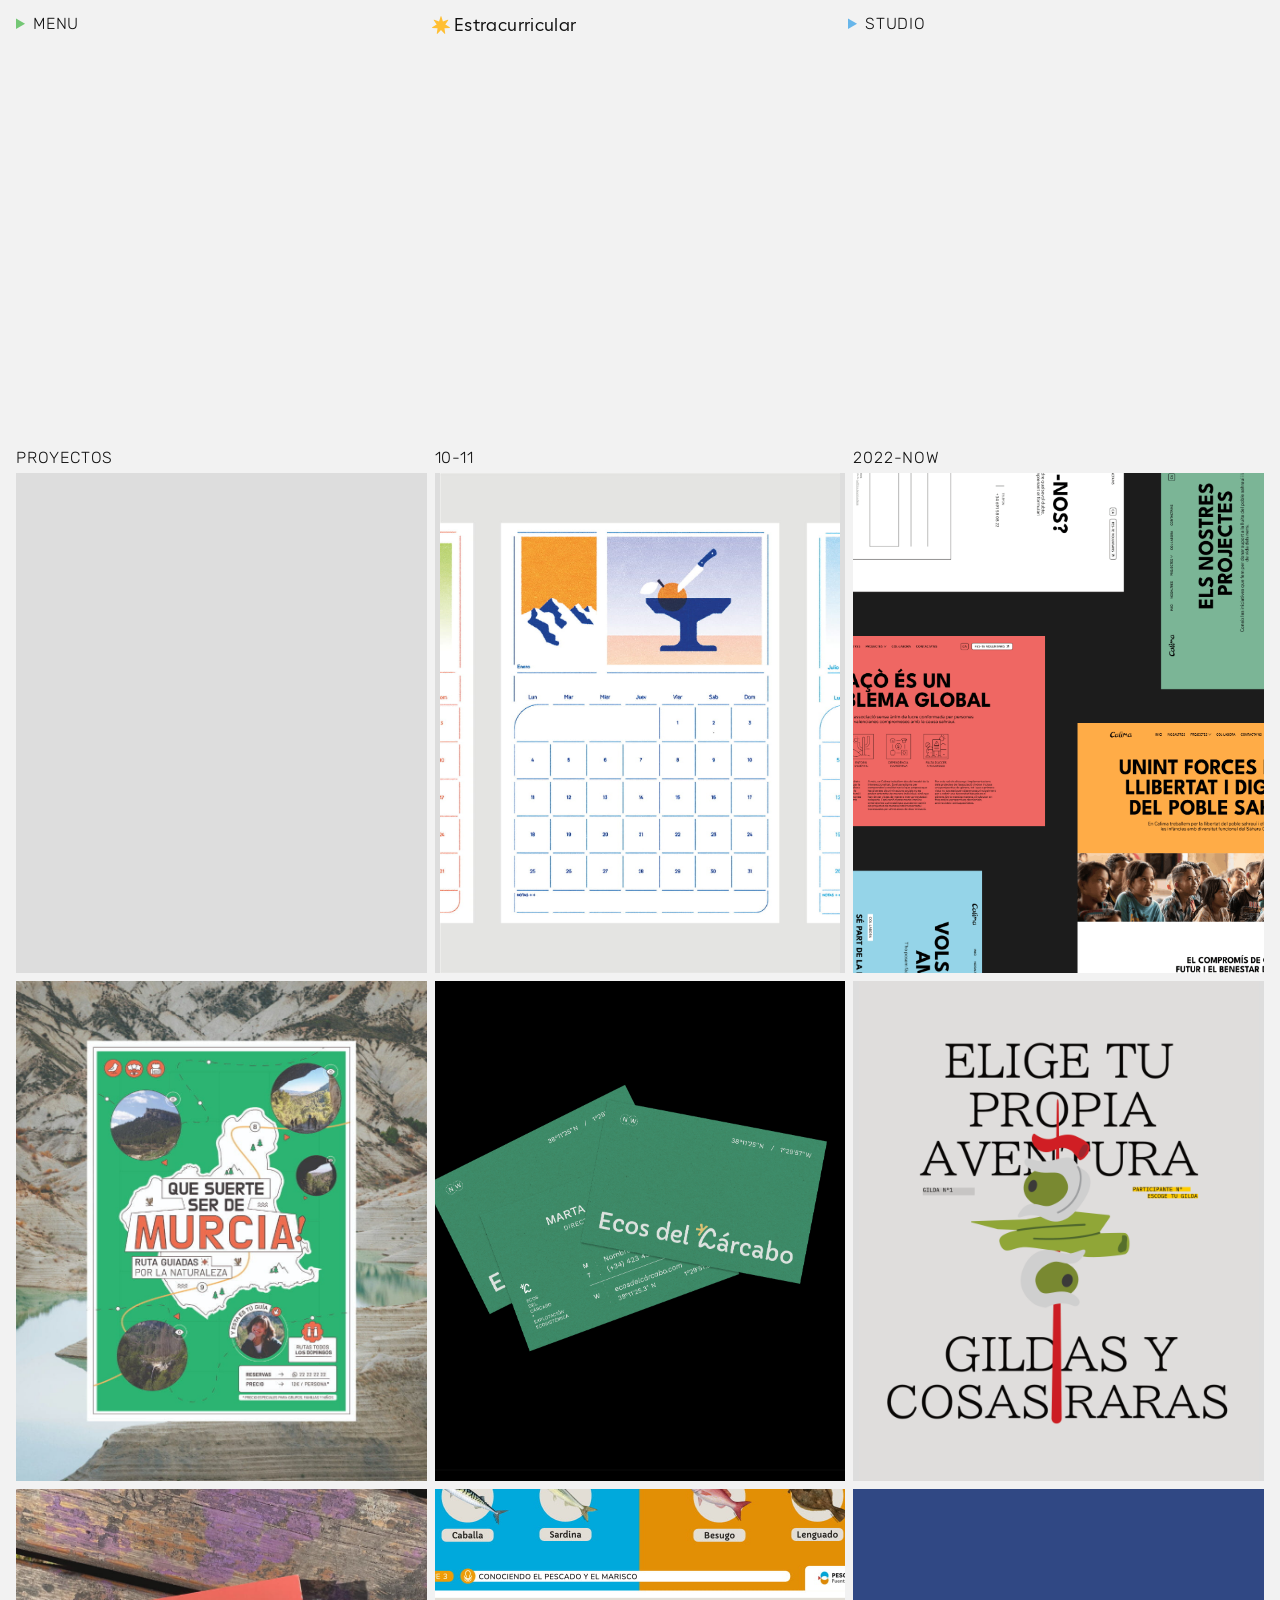
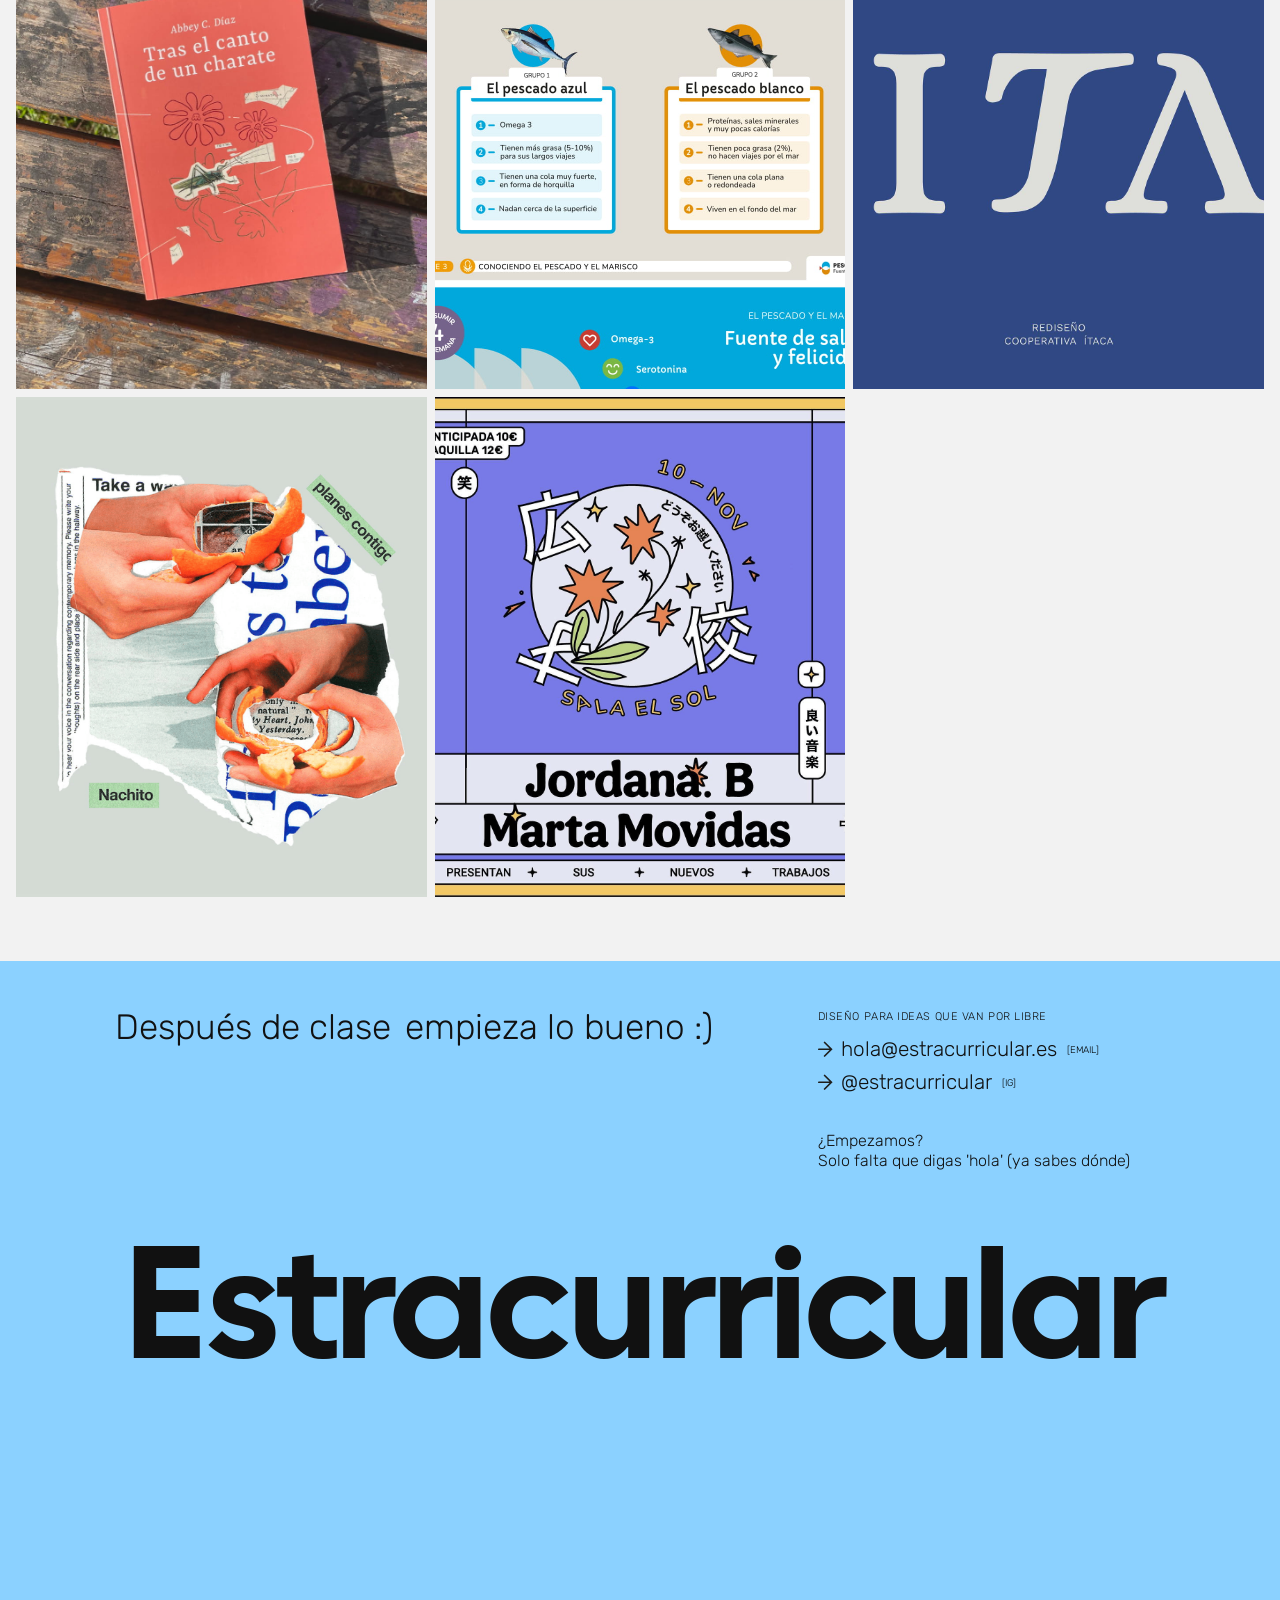
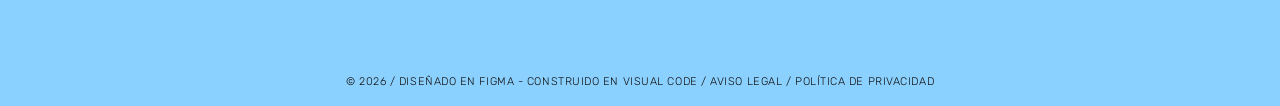
<file: index.html>
<!DOCTYPE html>
<html lang="es">
<head>

 <!-- Google Tag Manager -->
<script>(function(w,d,s,l,i){w[l]=w[l]||[];w[l].push({'gtm.start':
new Date().getTime(),event:'gtm.js'});var f=d.getElementsByTagName(s)[0],
j=d.createElement(s),dl=l!='dataLayer'?'&l='+l:'';j.async=true;j.src=
'https://www.googletagmanager.com/gtm.js?id='+i+dl;f.parentNode.insertBefore(j,f);
})(window,document,'script','dataLayer','GTM-MD9H5FTF');</script>
<!-- End Google Tag Manager -->

    <meta charset="UTF-8">
    <meta name="viewport" content="width=device-width, initial-scale=1.0">

    <title>Estracurricular Design</title>

    <link rel="icon" type="image/svg+xml" href="./assets/img/favicon.svg" />


    <!-- Google Fonts -->
    <link rel="preconnect" href="https://fonts.googleapis.com">
	  <link rel="preconnect" href="https://fonts.gstatic.com" crossorigin>
	  <link href="https://fonts.googleapis.com/css2?family=Rubik:ital,wght@0,300..900;1,300..900&display=swap" rel="stylesheet">

    <link rel="stylesheet" href="css/style.css">
    <link rel="stylesheet" href="css/typography.css">
</head>

<body>
<!-- 
  Aquí no hay plantillas, solo decisiones cuestionables
  Está maquetado en Visual Code y publicado con github
  CSS Vainilla -->

<!-- Google Tag Manager (noscript) -->
<noscript><iframe src="https://www.googletagmanager.com/ns.html?id=GTM-MD9H5FTF"
height="0" width="0" style="display:none;visibility:hidden"></iframe></noscript>
<!-- End Google Tag Manager (noscript) -->

<!-- START: Header -->
    <header class="header">
<!-- 1. Menu -->
        <details >
          <summary class="text-heading-3 menu cursor">Menu</summary>
          <aside class="aside_menu">
            <span class="text-label" style="padding: 8px"> Menu?... Vaya</span>
            <div class="bloque__titulo">
              <div>
                <h3 class="text-display margen">En verdad, no hay mucho más que te pueda enseñar...</h3>
                <div class="margen">
                  <a href="https://www.instagram.com/p/DfA5giSIKJn/?img_index=1" class="text-label tag" target="_blank" rel="noopener noreferrer">
                  <svg xmlns="http://www.w3.org/2000/svg" width="7" viewBox="0 0 12 14"> <circle cx="6" cy="6" r="6" fill="#111"/></svg>                    
                  O SI
                  <svg width="10" viewBox="0 0 22 23" fill="none" xmlns="http://www.w3.org/2000/svg"><path d="M1.25003 11.1222L19.4514 11.1358M9.70215 1.25L19.6016 11.1495L9.70215 21.049" stroke="#1E1E1C" stroke-width="2" stroke-miterlimit="10" stroke-linecap="round"/></svg>
                </a>
              </div>
              </div>
               <div class="bloque__texto">
                <p class="text-body">Pero si te apetece hablar, preguntarme, tomar un café o proponerme cualquier cosa (el matrimonio todavía no), puedes escribirme por aquí:</p>
                <div class="linea"></div>  
                <div class="bloque__contacto">
                  <div class="bloque__contacto_sub">
                    <p class="text-label bloque__subtitulo">Email</p>
                    <address class="text-heading-3 bloque__boton copiar" data-copiar="hola@estracurricular.es">hola@estracurricular.es</address>
                    <div id="mensaje-copiado" class="text-heading-3">Copiado :)</div>
                  </div>
                  <div class="bloque__contacto_sub">
                    <p class="text-label">Instagram</p>
                    <a href="https://www.instagram.com/estracurricular/" class="text-heading-3 bloque__boton" target="_blank" rel="noopener noreferrer">
                      @estracurricular 
                      <svg width="15" viewBox="0 0 22 23" fill="none" xmlns="http://www.w3.org/2000/svg"><path d="M1.25003 11.1222L19.4514 11.1358M9.70215 1.25L19.6016 11.1495L9.70215 21.049" stroke="#1E1E1C" stroke-width="1.9" stroke-miterlimit="10" stroke-linecap="round"/></svg>
                    </a>
                  </div>
                  <div class="bloque__contacto_sub">
                    <p class="text-label">Teléfono</p>
                    
                  <button id="telefono" class="text-heading-3 bloque__boton">Primero invitame a cenar :P</button>
                  </div>
                </div>
              </div>
          </div>
            <img src="./assets/img/yo-pequena.svg">
            
          </aside>
        </details>
<!-- 2. Logo -->
        <span class="header__logo">
            <svg width="18px" viewBox="0 0 298 291" version="1.1" xmlns="http://www.w3.org/2000/svg" xmlns:xlink="http://www.w3.org/1999/xlink" xml:space="preserve" xmlns:serif="http://www.serif.com/" style="fill-rule:evenodd;clip-rule:evenodd;stroke-linejoin:round;stroke-miterlimit:2;">
            <g transform="matrix(1,0,0,1,-1674.656646,-1501)"> <g transform="matrix(1,0,0,1,-89,252)">
            <path d="M1906.164,1253.664C1907.027,1250.89 1909.595,1249 1912.5,1249C1915.405,1249 1917.973,1250.89 1918.836,1253.664L1944.294,1335.479L2024.132,1304.372C2026.839,1303.317 2029.918,1304.146 2031.729,1306.418C2033.541,1308.689 2033.664,1311.875 2032.033,1314.28L1983.941,1385.194L2058.039,1428.219C2060.552,1429.678 2061.823,1432.602 2061.177,1435.434C2060.53,1438.267 2058.116,1440.35 2055.219,1440.574L1969.791,1447.188L1982.352,1531.946C1982.778,1534.82 1981.285,1537.637 1978.667,1538.898C1976.05,1540.158 1972.916,1539.569 1970.935,1537.445L1912.5,1474.778L1854.065,1537.445C1852.084,1539.569 1848.95,1540.158 1846.333,1538.898C1843.715,1537.637 1842.222,1534.82 1842.648,1531.946L1855.209,1447.188L1769.781,1440.574C1766.884,1440.35 1764.47,1438.267 1763.823,1435.434C1763.177,1432.602 1764.448,1429.678 1766.961,1428.219L1841.059,1385.194L1792.967,1314.28C1791.336,1311.875 1791.459,1308.689 1793.271,1306.418C1795.082,1304.146 1798.161,1303.317 1800.868,1304.372L1880.706,1335.479L1906.164,1253.664Z" style="fill:rgb(255,191,51);"/>
            </g></g>
            </svg>

            <p>Estracurricular</p>
        </span>
<!-- 3. Sobre mi -->
        <details >
            <summary class="text-heading-3 studio cursor">Studio</summary>

            <aside class="aside_infoSobreMi">
          

              <div class="accordion-item active"> 
                <button class="accordion-header ">
                 <span class="fila">
                  <svg class="icon" xmlns="http://www.w3.org/2000/svg" width="7" viewBox="0 0 15 18"> <path d="M0 0 L15 9 L0 18 Z" fill="#2121219e"/></svg>
                  <p class="text-label cursor">Sobre mi</p>
                </span>
                  <svg class="plus" xmlns="http://www.w3.org/2000/svg" width="9" viewBox="0 0 16 16"><path d="M8 0 V16 M0 8 H16" stroke="#000" stroke-width="2.2" fill="none"/></svg>
                </button>

                <div class="accordion-content">
                <h2 class="espacioTitulo text-heading-2">Diseño sencillo<br>con ideas brillantes</h2>
                <p class="text-body" style="margin-bottom: 32px;">Estracurricular reúne los proyectos profesionales de Lis, diseñadora gráfica afincada en Valencia. A través de ellos materializa lo que más le apasiona: dar forma, identidad y estructura a contenidos, ordenar ideas con un toque de humor y conseguir que todo encaje y fluya de manera natural.</p>
                </div>
              </div>
              <div class="linea"></div>

              <div class="accordion-item"> 
                <button class="accordion-header">
                  <span class="fila">
                  <svg class="icon" xmlns="http://www.w3.org/2000/svg" width="7" viewBox="0 0 15 18"> <path d="M0 0 L15 9 L0 18 Z" fill="#2121219e"/></svg>
                  <p class="text-label cursor">metodo de trabajo</p>
                  </span>
                  <svg class="plus" xmlns="http://www.w3.org/2000/svg" width="9" viewBox="0 0 16 16"><path d="M8 0 V16 M0 8 H16" stroke="#000" stroke-width="2.2" fill="none"/></svg>
                </button>

                <div class="accordion-content">
                <span class="espacioTitulo"> <q>Entiendo el diseño como una herramienta para contar ideas</q></span>
                <p class="text-body">Un gran diseño es una buena idea bien contada. Por eso, cada proyecto se aborda buscando resolver gráficamente problemas comunicativos, poniendo el foco en:</p>
                <ul>
                      <li class="text-label">CONCEPTOS</li>
                      <li class="text-label">DETALLES</li>
                      <li class="text-label">ESTRATEGIA</li>
                      <li class="text-label">SIMPLICIDAD</li>
                  </ul>
                  <p class="text-body">Trabajo desde la escucha activa, sintetizando la información y conceptualizando y transformándola en mensajes e imágenes potentes que simplifican, cuentan y conectan con la gente. </p>
                  </div>
              </div>
                <div class="cont__img">
                  <img src="./assets/img/8-08 1.png">
                </div>
                <div class="linea"></div>

                <div class="contacto">
                  <div class="contacto_sub">
                  <h6 class="text-label">Buenas o malas, </h6>
                  <h6 class="text-label">hola@estracurricular.es</h6>
                  </div>
                  <h6 class="text-label" >todas las ideas son bienvenidas</h6>
                </div>
          </aside>
        </details>
        </span>
    </header>
  <!-- END: Header -->

<script src="./js/accordion.js"></script>




  <!-- START: Proyectos -->
    <aside class="project__info"> 
        <span class="project__name text-heading-3">Proyectos</span>
        <span id="project-counter" class="project__number text-heading-3">1-3</span>
        <span id="project-year" class="project__number text-heading-3">2026</span>
    </aside>
<!-- 1. Reticula -->
    <main class="portfolio heroContent">
        <section class="projects hero">
         <div class="trail trail-container text-label "></div>

 <!-- Proyecto -->

 <!-- Proyecto Marina Traduccion -->
            <a class="project" data-index="1" data-year="2026" href="construccion.html">
              <div class="project__texto">
                    <p class="text-label"><span>Diseño web</span><span>Identidad gráfica</span><span style="background-color: #F4CF90;">En desarollo</span></p>
                    <h5 class="text-heading-3">Marina Traducciones</h5>
                  </div>
              <div class="project__visual">
                <video autoplay loop muted playsinline width="100%">
                <source src="./assets/img/marina/marina-0.mp4" type="video/mp4">
                </video>
              </div>
            </a>

 <!-- Proyecto Calendario -->
           <a class="project" data-index="1" data-year="2026" href="calendario2027.html">
              <div class="project__texto">
                    <p class="text-label"><span>Calendario</span><span>2027</span><span style="background-color: #F4CF90;">Disponible</span></p>
                    <h5 class="text-heading-3">Calendario 2027</h5>
                  </div>
              <div class="project__visual">
                <img
                  src="./assets/img/calendario/calendario-0.jpg"
                  alt="Calendario autogestionado"
                  class="hover-sequence"
                  data-base-path="./assets/img/calendario/calendario-"
                  data-total-frames="1"
                  data-extension=".jpg"
                >
                
              </div>
            </a>

 <!-- Proyecto Calima -->
            <a class="project" data-index="2" data-year="2026" href="project.html?id=proyectoCalima">
              <div class="project__texto">
                    <p class="text-label"><span>Diseño web</span><span>react</span></p>
                    <h5 class="text-heading-3">Asociación Calima</h5>
                  </div>
              <div class="project__visual">
                <img
                  src="./assets/img/calima/calima-0.png"
                  alt="Proyecto web para la Asociación Calima"
                  class="hover-sequence"
                  data-base-path="./assets/img/calima/calima-"
                  data-total-frames="3"
                  data-extension=".png"
                >
              </div>
            </a>

 <!-- Proyecto Murcia -->
            <a class="project" data-index="3" data-year="2026" href="project.html?id=proyectoMurcia">
              <div class="project__texto">
                    <p class="text-label"><span>Cartelería</span></p>
                    <h5 class="text-heading-3">Proyecto: Rutas por Murcia</h5>
                  </div>
              <div class="project__visual">
                <img
                  src="./assets/img/abbey/murcia-0.jpg"
                  alt="Cartel para el proyecto de Abbey"
                  class="hover-sequence"
                  data-base-path="./assets/img/abbey/murcia-"
                  data-total-frames="1"
                  data-extension=".jpg"
                >
              </div>
            </a>

 <!-- Proyecto Ecos del Carcabo -->
            <a class="project" data-index="4" data-year="2025" href="project.html?id=proyectoEcos">
              <div class="project__texto">
                    <p class="text-label"><span>Web</span><span>Identidad</span><span style="background-color: #F4CF90;">En desarollo</span></p>
                    <h5 class="text-heading-3">Ecos del carcabo</h5>
                  </div>
              <div class="project__visual">
                <img
                  src="./assets/img/ecos/ecos-0.png"
                  alt="Cartel para el proyecto de Abbey"
                  class="hover-sequence"
                  data-base-path="./assets/img/ecos/ecos-"
                  data-total-frames="1"
                  data-extension=".png"
                >
              </div>
            </a>

 <!-- Proyecto Gildas -->
            <a class="project" data-index="5" data-year="2025" href="project.html?id=proyectoGildas">
              <div class="project__texto">
                    <p class="text-label"><span>Cartel</span></p>
                    <h5 class="text-heading-3">Evento: Concurso de gildas</h5>
                  </div>
              <div class="project__visual">
                <img
                  src="./assets/img/graficas/gildas-0.png"
                  alt="Cartel para el proyecto de Abbey"
                  class="hover-sequence"
                  data-base-path="./assets/img/graficas/gildas-"
                  data-total-frames="1"
                  data-extension=".png"
                >
              </div>
            </a>

 <!-- Proyecto Poemario -->
             <a class="project" data-index="6" data-year="2025" href="project.html?id=proyectoCharate">
              <div class="project__texto">
                    <p class="text-label"><span>Diseño de portada</span><span>Editorial</span></p>
                    <h5 class="text-heading-3">Poemario: Tras el canto de un charate</h5>
                  </div>
              <div class="project__visual">
                <img
                  src="./assets/img/abbey/abbey-0.jpg"
                  alt="Cartel para el proyecto de Abbey"
                  class="hover-sequence"
                  data-base-path="/assets/img/abbey/abbey-"
                  data-total-frames="3"
                  data-extension=".jpg"
                >
              </div>
            </a>
            

 <!-- Proyecto Pesca -->
             <a class="project" data-index="7" data-year="2024" href="project.html?id=proyectoPeces">
              <div class="project__texto">
                    <p class="text-label"><span>Material educativo</span><span>Editorial</span></p>
                    <h5 class="text-heading-3">Taller: Pesca España</h5>
                  </div>
              <div class="project__visual">
                <img
                  src="./assets/img/pesca/pesca-0.jpg"
                  alt="Elementos gráficos para el taller de pesca impartido por Pesca España en los colegios"
                  class="hover-sequence"
                  data-base-path="./assets/img/pesca/pesca-"
                  data-total-frames="3"
                  data-extension=".jpg"
                >
              </div>
            </a>

 <!-- Proyecto ITACA -->
             <a class="project" data-index="8" data-year="2024" href="project.html?id=proyectoItaca">
              <div class="project__texto">
                    <p class="text-label"><span>Rediseño de identidad</span><span>Identidad</span></p>
                    <h5 class="text-heading-3">Itaca</h5>
                  </div>
              <div class="project__visual">
                <img
                  src="./assets/img/graficas/itaca-0.jpg"
                  alt="Reediseño de la identidad del bar Itaca, en Murcia"
                  class="hover-sequence"
                  data-base-path="./assets/img/graficas/itaca-"
                  data-total-frames="3"
                  data-extension=".jpg"
                >
              </div>
            </a>

 <!-- Proyecto -->
             <a class="project" data-index="9" data-year="2022-now" href="project.html?id=proyectoPortadas">
              <div class="project__texto">
                    <p class="text-label"><span>Portadas</span></p>
                    <h5 class="text-heading-3">Portadas de música</h5>
                  </div>
              <div class="project__visual">
                <img
                  src="./assets/img/portadas/musica-0.png"
                  alt="Cartel para portadas de singles o canciones"
                  class="hover-sequence"
                  data-base-path="./assets/img/portadas/musica-"
                  data-total-frames="3"
                  data-extension=".png"
                >
              </div>
            </a>

 <!-- Proyecto -->
             <a class="project" data-index="10" data-year="2022-now" href="project.html?id=proyectoCarteles">
              <div class="project__texto">
                    <p class="text-label"><span>Cartelería</span></p>
                    <h5 class="text-heading-3">Carteles de conciertos</h5>
                  </div>
              <div class="project__visual">
                <img
                  src="./assets/img/carteles/cartel-0.png"
                  alt="Carteles para eventos musicales"
                  class="hover-sequence"
                  data-base-path="./assets/img/carteles/cartel-"
                  data-total-frames="3"
                  data-extension=".png"
                >
              </div>
            </a>
            
            <script src="./js/homeJava.js"></script>
           
        </section>
<!-- END: Proyectos -->
    </main>

 <!-- START: Footer -->
<footer>
<section class="textoFooter">
<!-- Bloque 1 -->
  <span>
  <span class="claim"><h2 class="text-heading-1">Después de clase</h2></span>
  <span class="claim"><h2 class="text-heading-1 sticker">empieza lo bueno :)</h2></span>
  </span>
<!-- Bloque 3 -->
  <div>
    <h4 class="text-label">Diseño para ideas que van por libre</h4>
    <span>
      <svg width="15" viewBox="0 0 22 23" fill="none" xmlns="http://www.w3.org/2000/svg"><path d="M1.25003 11.1222L19.4514 11.1358M9.70215 1.25L19.6016 11.1495L9.70215 21.049" stroke="#1E1E1C" stroke-width="2.5" stroke-miterlimit="10" stroke-linecap="round"/></svg>
      hola@estracurricular.es<mark>[EMAIL]</mark>
    </span>
    <span>
      <svg width="15" viewBox="0 0 22 23" fill="none" xmlns="http://www.w3.org/2000/svg"><path d="M1.25003 11.1222L19.4514 11.1358M9.70215 1.25L19.6016 11.1495L9.70215 21.049" stroke="#1E1E1C" stroke-width="2.5" stroke-miterlimit="10" stroke-linecap="round"/></svg>
      @estracurricular <mark>[IG]</mark>
    </span>
    
    <p class="text-body" style="margin-top: 24px;">¿Empezamos?<br> Solo falta que digas 'hola' (ya sabes dónde)</p>
  </div>
</section>
<!-- Bloque NOMBRE -->
<section class="logoFooter">
  <span>Estracurricular</span>
</section>
  <p class="text-label" style=" text-align: center;">© 2026  / Diseñado en Figma - Construido en Visual Code / Aviso legal / Política de Privacidad</p>

</footer>
 <!-- END: Footer -->

</body>
</html>
</file>
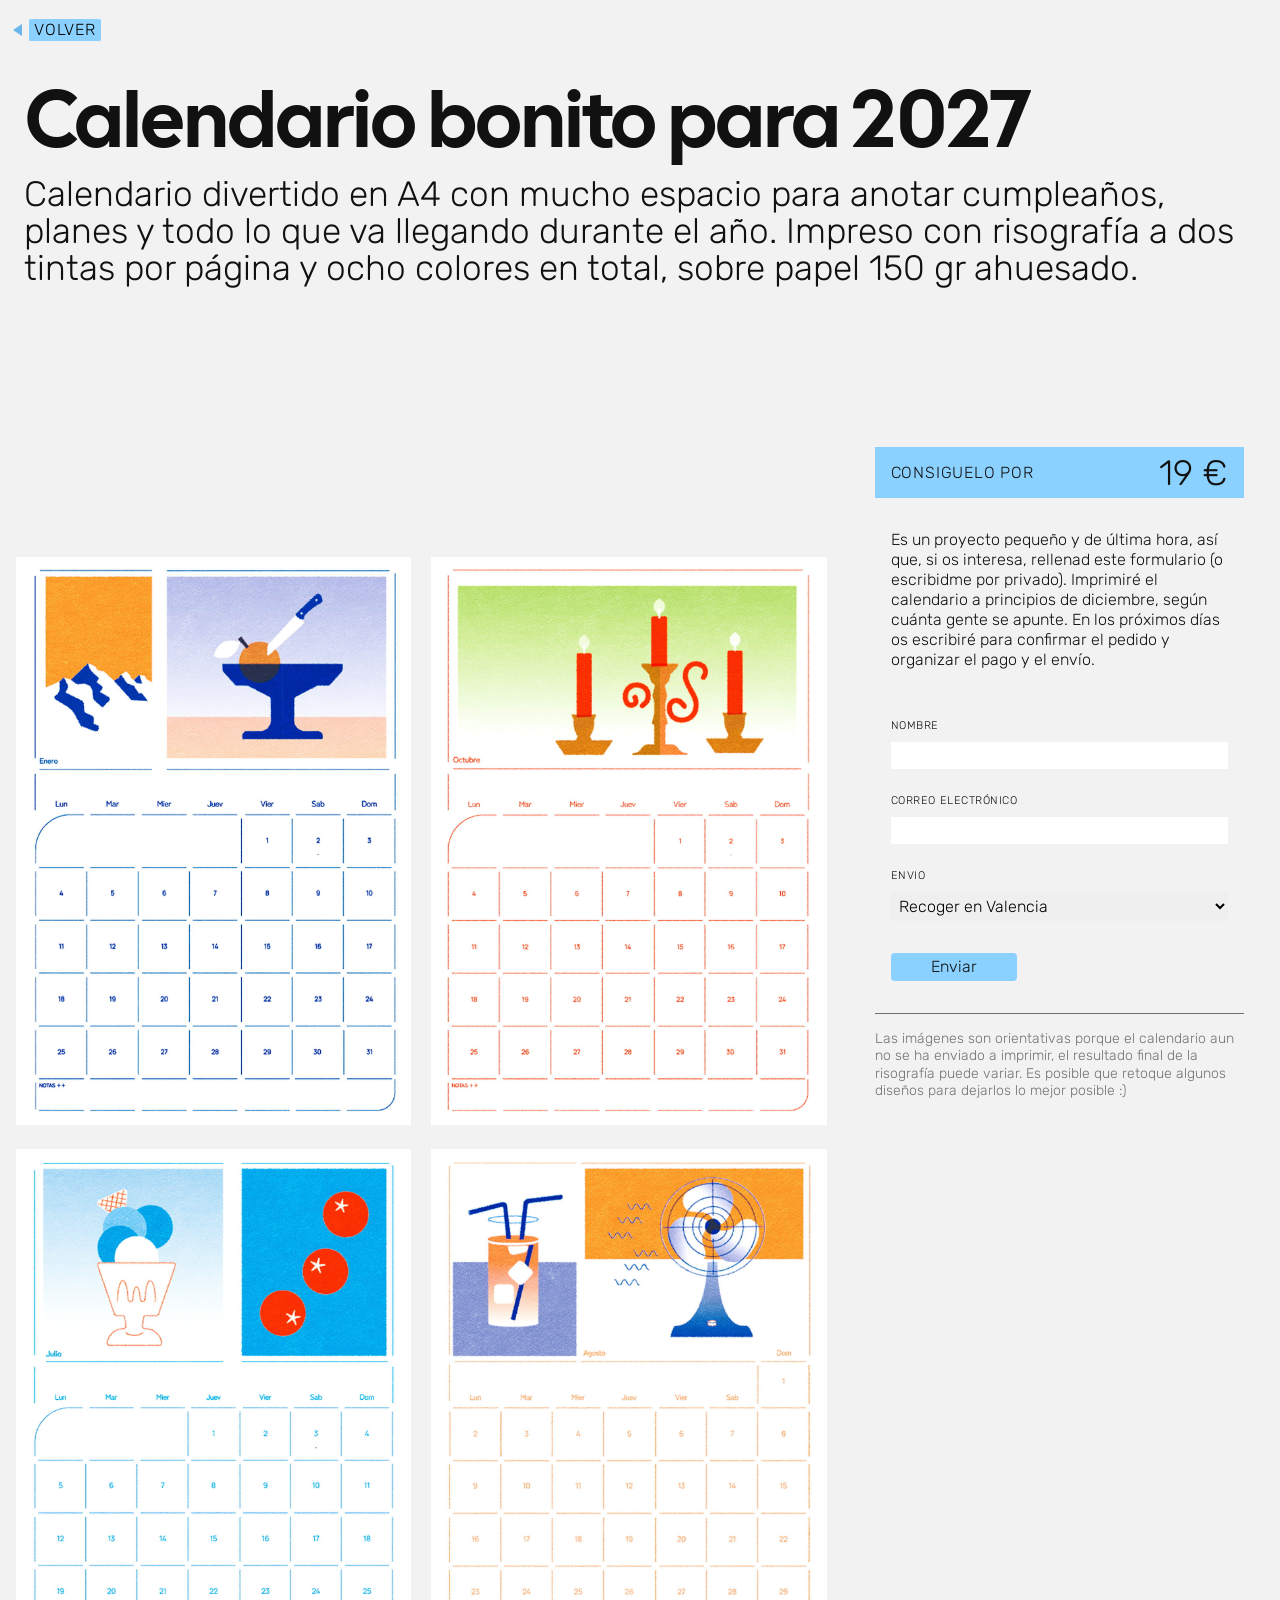
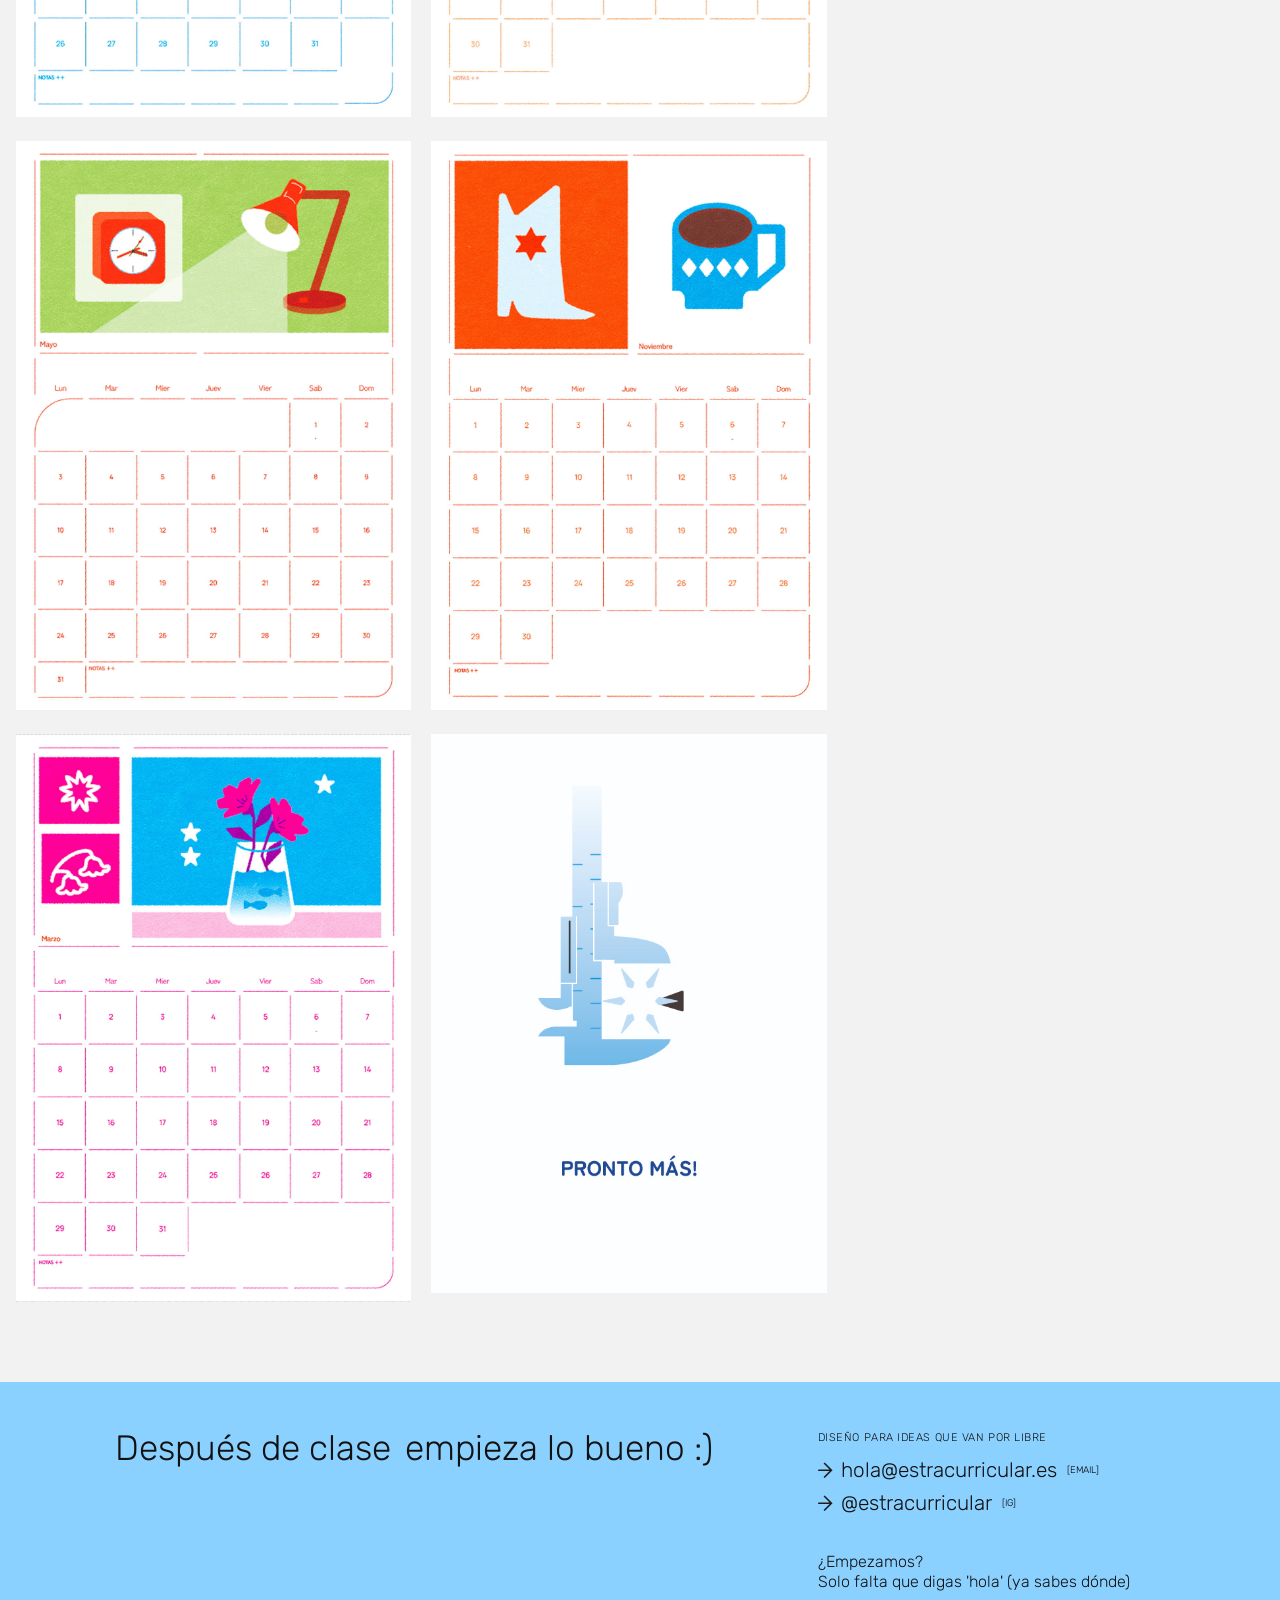
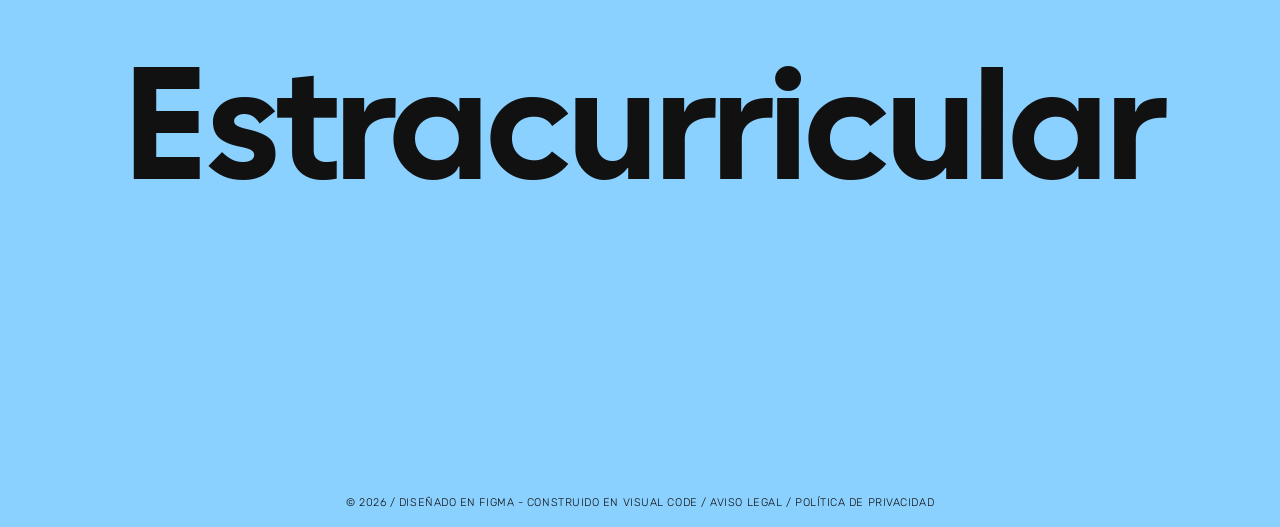
<file: calendario2027.html>
<!DOCTYPE html>
<html lang="es">
<head>
    <meta charset="UTF-8">
    <meta name="viewport" content="width=device-width, initial-scale=1.0">

    <title>Estracurricular Design</title>

    <link rel="icon" type="image/svg+xml" href="./assets/img/favicon.svg" />


    <!-- Google Fonts -->
    <link rel="preconnect" href="https://fonts.googleapis.com">
	  <link rel="preconnect" href="https://fonts.gstatic.com" crossorigin>
	  <link href="https://fonts.googleapis.com/css2?family=Rubik:ital,wght@0,300..900;1,300..900&display=swap" rel="stylesheet">
  	

    <link rel="stylesheet" href="css/style.css">
    <link rel="stylesheet" href="css/typography.css">
</head>

<body>
<aside class="botonback" id="botonback">
    <button onclick="history.back()" ><span class="arrow"></span> <p class="text-heading-3">Volver</p></button>
</aside>
    <main>
    <div class="projectPage">
    
                <div class="bloqueTitulo">
                    <h1 class="text-display">Calendario bonito para 2027</h1>
                    <h2 class="text-heading-1">Calendario divertido en A4 con mucho espacio para anotar cumpleaños, planes y todo lo que va llegando durante el año. Impreso con risografía a dos tintas por página y ocho colores en total, sobre papel 150 gr ahuesado.</h2>
                </div >
       
        <section class="bloque">

            <div class="bloquePhotos">
                <div class="images-row">
                <img src="./assets/img/calendario/Enero.jpg" alt="Imagen del calendario, es una montaña nevada y una naranja. Colores azul oscuro y naranja fosforito" />
                <img src="./assets/img/calendario/Octubre.jpg" alt="Imagen del calendario de Octubre" />
                </div>
                <div class="images-row">
                <img src="./assets/img/calendario/Julio.jpg" alt="Imagen del calendario de Julio, es un helado con muchas bolas y tres tomates cherrys. Colores rojo y azul" />
                <img src="./assets/img/calendario/Agosto.jpg" alt="Imagen del calendario de Agosto, es un refresco y un ventilador. Colores azul oscuro y naranja fosforito " />
                </div>
                <div class="images-row">
                <img src="./assets/img/calendario/Mayo.jpg" alt="Imagen del calendario de Mayo" />
                <img src="./assets/img/calendario/Noviembre.jpg" alt="Imagen del calendario de Noviembre" />
                </div>
                <div class="images-row">
                <img src="./assets/img/calendario/Marzo.jpg" alt="Imagen del calendario de Marzo" />
                <img src="./assets/img/calendario/prontomas.jpg" alt="Mas imagenes proximamente" />

                </div>
            
            
            
            </div>
            
            <div class="projectPage-info" >

                <button class="botonVerMas" id="toggleInfo">
                <svg width="15" viewBox="0 0 22 23" fill="none" xmlns="http://www.w3.org/2000/svg"><g transform="rotate(-135 11 11.5)"> <path d="M1.25003 11.1222L19.4514 11.1358M9.70215 1.25L19.6016 11.1495L9.70215 21.049"stroke="#1E1E1C"stroke-width="2"stroke-miterlimit="10"stroke-linecap="round"/></g></svg>                  
                <p class="text-heading-3" style="color: black;">VER INFO</p>
                </button>

                <div class="bloqueTexto" id="infoPanel" style="height: 100vh; overflow-x: auto; padding-bottom: 104px;">
                    
                        
                        <div class="precio">
                            <p class="text-heading-3">Consiguelo por</p>
                            <p class="text-heading-1">19 €</p>
                        </div>
                            <p class="text-body" style="padding-inline: 16px;">Es un proyecto pequeño y de última hora, así que, si os interesa, rellenad este formulario (o escribidme por privado). Imprimiré el calendario a principios de diciembre, según cuánta gente se apunte. En los próximos días os escribiré para confirmar el pedido y organizar el pago y el envío.</p>
                    

                        <form id="reserva" action="https://formsubmit.co/4d8800e7512d9c7889bf5c413d35f6f7" method="POST" class="formulario" >
                        <label for="nombre" class="text-label ">Nombre</label>
                        <input id="nombre" name="nombre" type="text" required />

                        <label for="correo" class="text-label ">Correo electrónico</label>
                        <input id="correo" name="correo" type="email" required />

                        <label for="pais" class="text-label">Envio</label>
                        <select id="pais" name="Recogida">
                            <option value="Valencia" class="text-body">Recoger en Valencia</option>
                            <option value="Murcia" class="text-body">Recoger en Murcia</option>
                            <option value="Correos" class="text-body">Envio por Correos (Precio por ver)</option>
                        </select>

                        <input type="hidden" name="_captcha" value="false">
                        <input type="hidden" name="_next" value="https://estracurricular.es/gracias.html">
                        <button type="submit">Enviar</button>
                        </form>

                    <div class="linea" style="margin-block: 32px 16px"></div>
    
                    <p class="text-body-sm">Las imágenes son orientativas porque el calendario aun no se ha enviado a imprimir, el resultado final de la risografía puede variar. Es posible que retoque algunos diseños para dejarlos lo mejor posible :) </p>

<script>
document.getElementById('reserva').addEventListener('submit', (e) => {
  e.preventDefault();
  const form = e.target;
  const btn = form.querySelector('button[type="submit"]');
  btn.disabled = true;
  btn.textContent = 'Enviando...';

  const envio = fetch(form.action, {
    method: 'POST',
    body: new FormData(form),
    headers: { 'Accept': 'application/json' },
    keepalive: true
  }).catch(() => {});

  const espera = new Promise(r => setTimeout(r, 2000));

  Promise.race([envio, espera]).then(() => {
    window.location.href = 'https://estracurricular.es/gracias.html';
  });
});
</script>
                    
                </div>
            </div>
        </section>


        </div>
    </main>

<!-- START: Footer -->
<footer>
<section class="textoFooter">
<!-- Bloque 1 -->
  <span>
  <span class="claim"><h2 class="text-heading-1">Después de clase</h2></span>
  <span class="claim"><h2 class="text-heading-1 sticker">empieza lo bueno :)</h2></span>
  </span>
<!-- Bloque 3 -->
  <div>
    <h4 class="text-label">Diseño para ideas que van por libre</h4>
    <span>
      <svg width="15" viewBox="0 0 22 23" fill="none" xmlns="http://www.w3.org/2000/svg"><path d="M1.25003 11.1222L19.4514 11.1358M9.70215 1.25L19.6016 11.1495L9.70215 21.049" stroke="#1E1E1C" stroke-width="2.5" stroke-miterlimit="10" stroke-linecap="round"/></svg>
      hola@estracurricular.es<mark>[EMAIL]</mark>
    </span>
    <span>
      <svg width="15" viewBox="0 0 22 23" fill="none" xmlns="http://www.w3.org/2000/svg"><path d="M1.25003 11.1222L19.4514 11.1358M9.70215 1.25L19.6016 11.1495L9.70215 21.049" stroke="#1E1E1C" stroke-width="2.5" stroke-miterlimit="10" stroke-linecap="round"/></svg>
      @estracurricular <mark>[IG]</mark>
    </span>
    
    <p class="text-body" style="margin-top: 24px;">¿Empezamos?<br> Solo falta que digas 'hola' (ya sabes dónde)</p>
  </div>
</section>
<!-- Bloque NOMBRE -->
<section class="logoFooter">
  <span>Estracurricular</span>
</section>
  <p class="text-label" style=" text-align: center;">© 2026  / Diseñado en Figma - Construido en Visual Code / Aviso legal / Política de Privacidad</p>

</footer>
 <!-- END: Footer -->
  
 
<script src="./js/accordion.js"></script>
<script src="./js/data-project.js"></script>
<script src="./js/page-projects.js"></script>



</body>

</html>
</file>
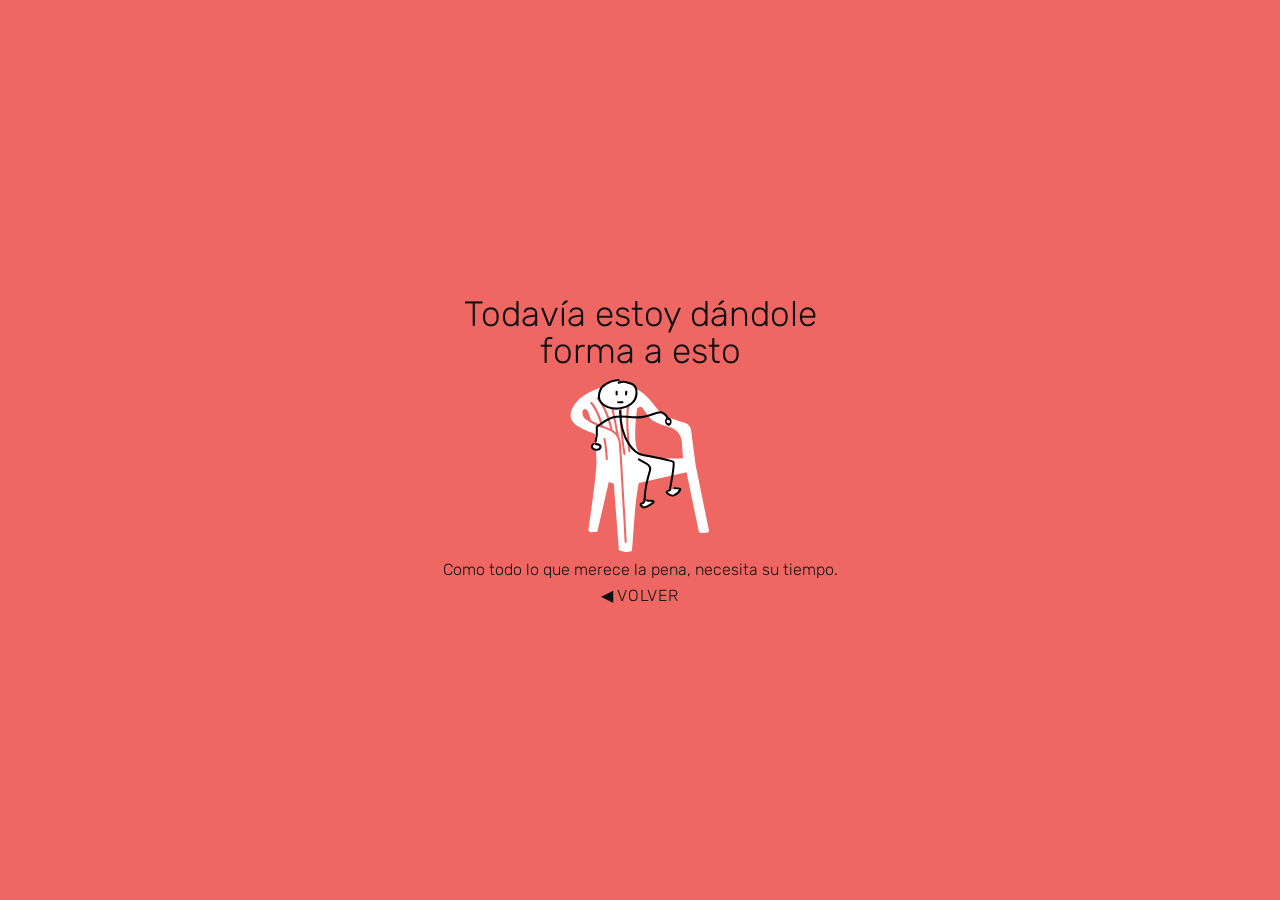
<file: construccion.html>
<!DOCTYPE html>
<html lang="es">
<head>
    <meta charset="UTF-8">
    <meta name="viewport" content="width=device-width, initial-scale=1.0">

    <title>Upsy</title>

    <link rel="icon" type="image/svg+xml" href="./assets/img/favicon.svg" />


    <!-- Google Fonts -->
    <link rel="preconnect" href="https://fonts.googleapis.com">
	  <link rel="preconnect" href="https://fonts.gstatic.com" crossorigin>
	  <link href="https://fonts.googleapis.com/css2?family=Rubik:ital,wght@0,300..900;1,300..900&display=swap" rel="stylesheet">

    <link rel="stylesheet" href="css/style.css">
    <link rel="stylesheet" href="css/typography.css">
</head>

<body>  
    <div
    style=" height:100vh; display: flex; flex-direction: column; align-items: center; justify-content: center; gap: 8px; background-color: #EF6763;">
   <h2 class="text-heading-1" style="width: 400px; text-align: center;">Todavía estoy dándole forma a esto</h2>
   <img width="140px" src="./assets/img/yo-pequena.svg">
   <p class="text-body">Como todo lo que merece la pena, necesita su tiempo.</p>
   <button onclick="history.back()" style="background-color: initial; border: initial; display: flex; gap: 4px;">◀  <p class="text-heading-3">Volver</p></button>
   </div> 
</body>
</html>
</file>
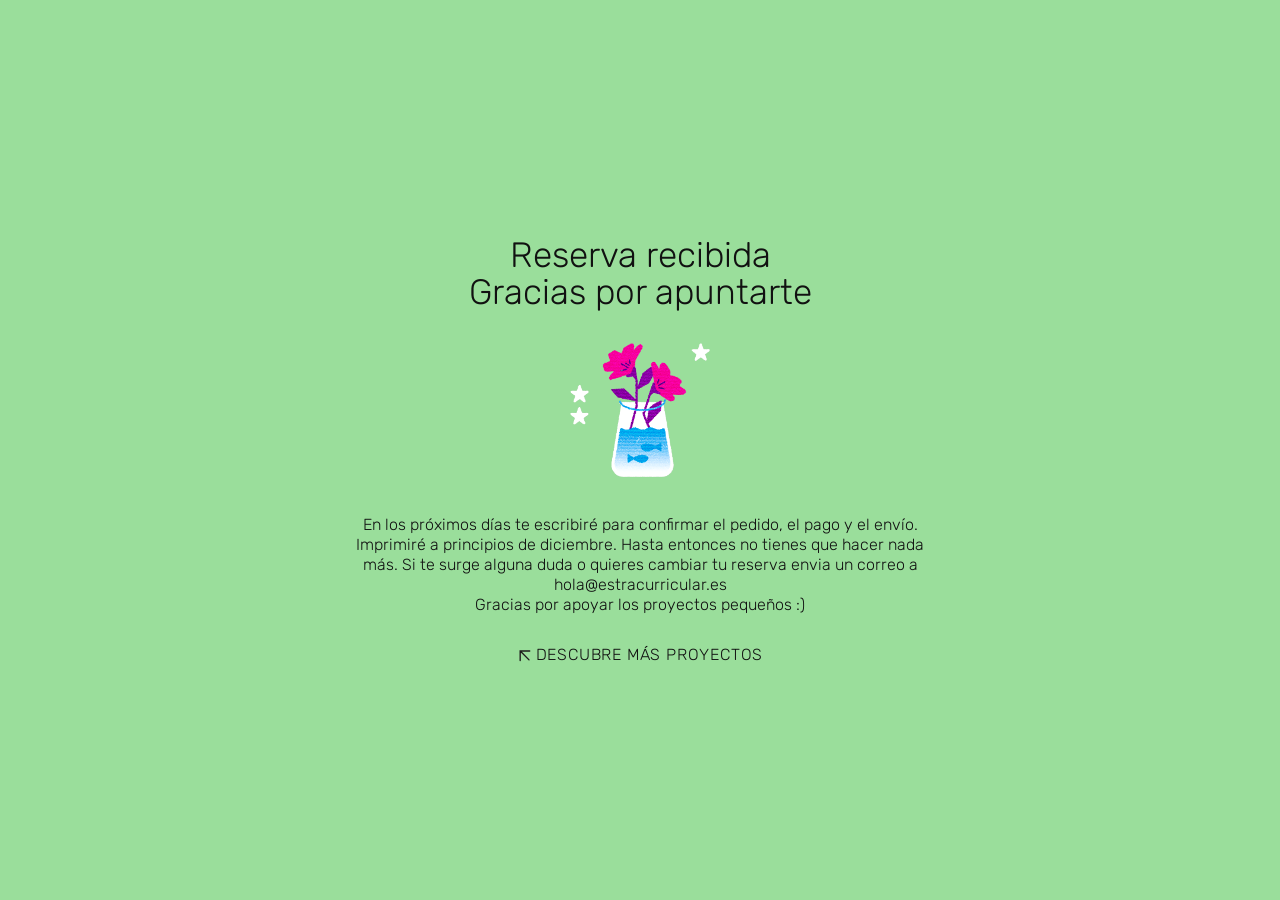
<file: gracias.html>
<!DOCTYPE html>
<html lang="es">
<head>
    <meta charset="UTF-8">
    <meta name="viewport" content="width=device-width, initial-scale=1.0">

    <title>Upsy</title>

    <link rel="icon" type="image/svg+xml" href="./assets/img/favicon.svg" />


    <!-- Google Fonts -->
    <link rel="preconnect" href="https://fonts.googleapis.com">
	  <link rel="preconnect" href="https://fonts.gstatic.com" crossorigin>
	  <link href="https://fonts.googleapis.com/css2?family=Rubik:ital,wght@0,300..900;1,300..900&display=swap" rel="stylesheet">

    <link rel="stylesheet" href="css/style.css">
    <link rel="stylesheet" href="css/typography.css">
</head>

<body>  
    <div
    style=" height:100vh; display: flex; flex-direction: column; align-items: center; justify-content: center; gap: 32px; background-color: var(--verdeClaro);">
   <h2 class="text-heading-1" style="width: 400px; text-align: center;">Reserva recibida<br> Gracias por apuntarte </h2>
   <img width="140px" src="./assets/img/calendario/ICON.png">
   <p class="text-body" style="max-width: 600px; text-align: center;">En los próximos días te escribiré para confirmar el pedido, el pago y el envío. Imprimiré a principios de diciembre. Hasta entonces no tienes que hacer nada más. Si te surge alguna duda o quieres cambiar tu reserva envia un correo a hola@estracurricular.es
    <br>Gracias por apoyar los proyectos pequeños :)</p>
   
   <a href="index.html" style="background-color: initial; border: initial; display: flex; gap: 4px;">
    <svg width="15" viewBox="0 0 22 23" fill="none" xmlns="http://www.w3.org/2000/svg"><g transform="rotate(-135 11 11.5)"> <path d="M1.25003 11.1222L19.4514 11.1358M9.70215 1.25L19.6016 11.1495L9.70215 21.049"stroke="#1E1E1C"stroke-width="2"stroke-miterlimit="10"stroke-linecap="round"/></g></svg>                  

    <p class="text-heading-3">Descubre más proyectos</p></a>
   </div> 
</body>
</html>
</file>
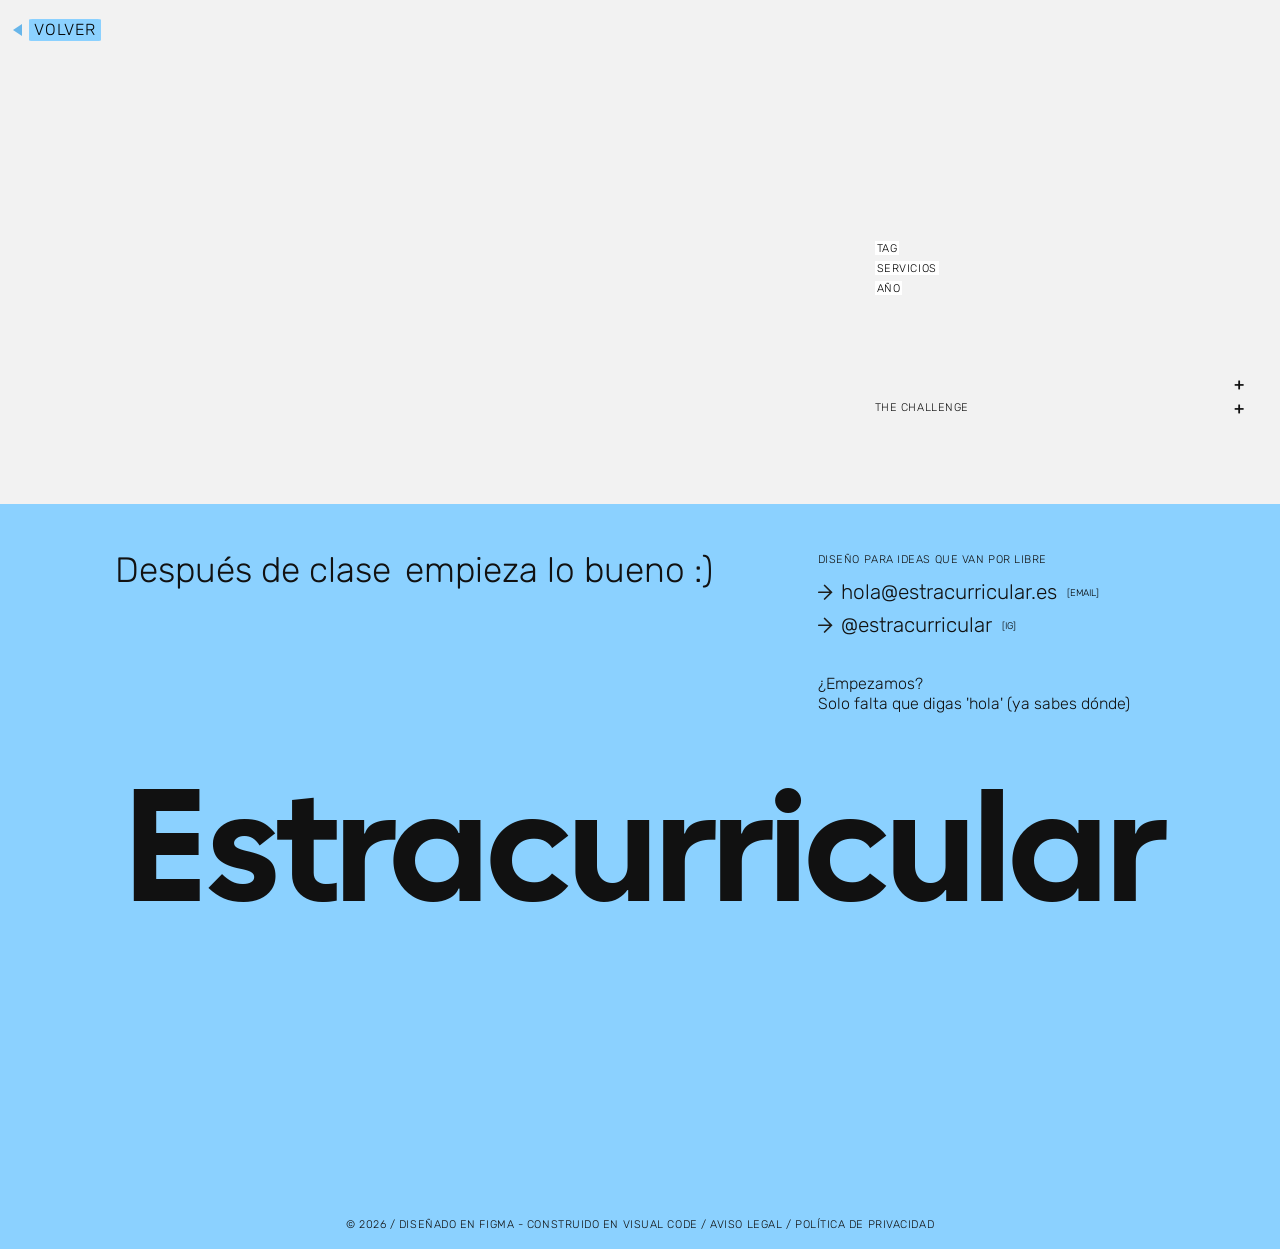
<file: project.html>
<!DOCTYPE html>
<html lang="es">
<head>
    <meta charset="UTF-8">
    <meta name="viewport" content="width=device-width, initial-scale=1.0">

    <title>Estracurricular Design</title>

    <link rel="icon" type="image/svg+xml" href="./assets/img/favicon.svg" />


    <!-- Google Fonts -->
    <link rel="preconnect" href="https://fonts.googleapis.com">
	  <link rel="preconnect" href="https://fonts.gstatic.com" crossorigin>
	  <link href="https://fonts.googleapis.com/css2?family=Rubik:ital,wght@0,300..900;1,300..900&display=swap" rel="stylesheet">
  	

    <link rel="stylesheet" href="css/style.css">
    <link rel="stylesheet" href="css/typography.css">
</head>

<body>
<aside class="botonback">
    <button onclick="history.back()"><span class="arrow"></span> <p class="text-heading-3">Volver</p></button>
</aside>
    <main>
    <div class="projectPage">
    
                <div class="bloqueTitulo">
                    <h1 id="project-title" class="text-display"></h1>
                    <h2 id="project-subtitle" class="text-heading-1"></h2>

                </div >
       
        <section class="bloque">

            <div id="project-images" class="bloquePhotos"></div>
            
            <div class="projectPage-info">

                <button class="botonVerMas" id="toggleInfo">
                <svg width="15" viewBox="0 0 22 23" fill="none" xmlns="http://www.w3.org/2000/svg"><g transform="rotate(-135 11 11.5)"> <path d="M1.25003 11.1222L19.4514 11.1358M9.70215 1.25L19.6016 11.1495L9.70215 21.049"stroke="#1E1E1C"stroke-width="2"stroke-miterlimit="10"stroke-linecap="round"/></g></svg>                  
                <p class="text-heading-3" style="color: black;">VER INFO</p>
                </button>
                
                <div class="bloqueTexto" id="infoPanel">
                
                    <div class="bloqueTags">
                        <span class="lineaTags"><p class="text-label"><mark>Tag</mark></p><p id="project-tag" class="text-body-sm"></p></span>
                        <span class="lineaTags"><p class="text-label"><mark>Servicios</mark></p><p id="project-service" class="text-body-sm"></p></span>
                        <span class="lineaTags"><p class="text-label"><mark>Año</mark></p><p id="project-year" class="text-body-sm"></p></span>
                    </div>

                    <span class="textoPrincipal accordion-item active">
                        <h4 class="text-heading-3 accordion-header" id="project-heading" style="display: inline;"></h4>
                        <div class="accordion-content"> 
                            <p class="text-body" id="project-text"></p>
                        </div>
                    </span>

                    <div class="TextoAccordion accordion-item" id="accordion-1">
                        <button class="accordion-header">
                            <p class="text-label" id="project-ACC1heading"></p>
                            <span class="icon">+</span>
                        </button>
                        <div class="accordion-content"> 
                            <p class="text-body" id="project-ACC1text"></p>
                        </div>
                    </div>

                    <div class="accordion-item" id="accordion-2">
                        <button class="accordion-header">
                            <p class="text-label" id="project-ACC2heading">The Challenge</p>
                            <span class="icon">+</span>
                        </button>
                            <div class="accordion-content"> 
                                <p class="text-body" id="project-ACC2text"></p>
                            </div>
                    </div>
                </div>
            </div>
        </section>


        </div>
    </main>

<!-- START: Footer -->
<footer>
<section class="textoFooter">
<!-- Bloque 1 -->
  <span>
  <span class="claim"><h2 class="text-heading-1">Después de clase</h2></span>
  <span class="claim"><h2 class="text-heading-1 sticker">empieza lo bueno :)</h2></span>
  </span>
<!-- Bloque 3 -->
  <div>
    <h4 class="text-label">Diseño para ideas que van por libre</h4>
    <span>
      <svg width="15" viewBox="0 0 22 23" fill="none" xmlns="http://www.w3.org/2000/svg"><path d="M1.25003 11.1222L19.4514 11.1358M9.70215 1.25L19.6016 11.1495L9.70215 21.049" stroke="#1E1E1C" stroke-width="2.5" stroke-miterlimit="10" stroke-linecap="round"/></svg>
      hola@estracurricular.es<mark>[EMAIL]</mark>
    </span>
    <span>
      <svg width="15" viewBox="0 0 22 23" fill="none" xmlns="http://www.w3.org/2000/svg"><path d="M1.25003 11.1222L19.4514 11.1358M9.70215 1.25L19.6016 11.1495L9.70215 21.049" stroke="#1E1E1C" stroke-width="2.5" stroke-miterlimit="10" stroke-linecap="round"/></svg>
      @estracurricular <mark>[IG]</mark>
    </span>
    
    <p class="text-body" style="margin-top: 24px;">¿Empezamos?<br> Solo falta que digas 'hola' (ya sabes dónde)</p>
  </div>
</section>
<!-- Bloque NOMBRE -->
<section class="logoFooter">
  <span>Estracurricular</span>
</section>
  <p class="text-label" style=" text-align: center;">© 2026  / Diseñado en Figma - Construido en Visual Code / Aviso legal / Política de Privacidad</p>

</footer>
 <!-- END: Footer -->
  
 
<script src="./js/accordion.js"></script>
<script src="./js/data-project.js"></script>
<script src="./js/page-projects.js"></script>



</body>

</html>
</file>
<file: css/style.css>
:root {
    --azulClaro: #8BD1FF;
    --azulOcuro: #68b6ea;
    --verdeClaro: #9ADE9B;
    --verdeOscuro: #74c775;
    --grisFondo: #f2f2f2;
}


* {
    margin: 0;
    padding: 0;
    box-sizing: border-box;

    cursor: url("data:image/svg+xml,%3Csvg xmlns='http://www.w3.org/2000/svg' width='13' viewBox='0 0 9 12'%3E%3Cpath d='M9 0 L0 6 L9 12 Z' fill='%2368b6ea'/%3E%3C/svg%3E") 0 6, auto;
}

a, button, address {
    all: unset;
    width: fit-content;
    font-family: 'Rubik', sans-serif;
    text-decoration: none;
    cursor: url("data:image/svg+xml,%3Csvg xmlns='http://www.w3.org/2000/svg' height='13' viewBox='0 0 12 9'%3E%3Cpath d='M6 0 L12 9 L0 9 Z' fill='%2368b6ea'/%3E%3C/svg%3E") 6 0, auto;
}

.cursor {cursor: url("data:image/svg+xml,%3Csvg xmlns='http://www.w3.org/2000/svg' height='13' viewBox='0 0 12 9'%3E%3Cpath d='M6 0 L12 9 L0 9 Z' fill='%2368b6ea'/%3E%3C/svg%3E") 6 0, auto;}


.tag {
padding: 1px 4px 0px 4px;
border-radius: 5px;
color: #111;
width: fit-content;

display: flex;
align-items: center;
gap: 6px;
}

.tag:hover{
background-color: white;
}

html,
body {
    width: 100vw;
    max-width: 100vw;
    min-height: 100%;
    background: #f2f2f2;
    overflow-x: none;
}

header, main, .textoFooter {max-width: 1500px; margin: auto;}

summary {cursor: pointer;}
summary.menu::marker {color: var(--verdeOscuro)}
summary.menu:hover {color: var(--verdeOscuro) }
summary.studio::marker { color: var(--azulOcuro) }
summary.studio:hover{ color: var(--azulOcuro) }

.marker { background: var(--verdeClaro);

    -webkit-box-decoration-break: clone;
    box-decoration-break: clone;
}

mark {background-color: white; padding: 0.5px 2px ;}

.arrow {
    display: inline-block;
    width: 0;
    height: 0;
    border-top: 6px solid transparent;
    border-bottom: 6px solid transparent;
    border-right: 9px solid currentColor;
}

.linea {
    width: 100%;
    border-bottom: 1px solid #2121219e ;
  }

.fila{ display: flex; flex-direction: row; gap: 8px;}

.hidden {display: none;}


/* 1. Header
   ========================================================================== */

.header {
  width: 100%;
  display: grid;
  grid-template-columns: repeat(3, 1fr);
  padding: 16px;

  & .header__logo { 
    display: flex;
    flex-direction: row;
    align-content: center;
    gap: 4px;
    & p {
      font-family: "Cal Sans", sans-serif;
      font-weight: 200;
      font-style: normal;
      font-size: 1.14rem;
      line-height: 100%;
      text-transform: inherit;
      letter-spacing: 0.02em;
    
    }
  }
}

 .aside_menu {
  z-index: 40;
  position: absolute;
  display: flex;
  flex-direction: column;
  width: calc(100% - 32px);
  height: fit-content;
  margin-top: 16px;
  background-color: var(--verdeClaro);

  & .bloque__titulo {
    width: 100%;
    display: grid;
    grid-template-columns: 2fr 1fr;
    margin-block: 80px 100px;
    align-items: center;
    gap: 16px;

    & .margen {padding-left: 80px}

    & h3 { 
      font-size: 4.2rem;
      max-width: 850px;
      letter-spacing: -0.04em;
      padding-bottom: 6px;
      }

    & .text-body {
      text-transform:none; 
      letter-spacing: 0px;
    }
  }
  & .bloque__texto {
  display: flex;
  flex-direction: column;
  gap: 12px;
  padding-right: 80px
  }
  & img {
    position: absolute;
    width: 200px;
    top: 28%;
    right: 42%;
    transform: scaleX(-1);
  }
  
  & .bloque__contacto {
    width: 100%;
    display: flex;
    flex-direction: column;
    gap: 16px;
    margin-top: 4px;

    & .bloque__contacto_sub { 
    display: flex;
    flex-direction: column;
    gap: 4px;
      & .bloque__boton { 
        width: fit-content; 
        border-radius: 5px;
        padding: 4px 5px 4px 5px; 
      }
      & .bloque__boton:hover{background-color: white;}
      & address, a {font-style: normal; text-decoration: none;  }
      & svg {transform: translateY(2px);}
    }
  }
 }

 #mensaje-copiado {
    position: fixed;
    bottom: 30px;
    left: 50%;
    transform: translateX(-50%) translateY(10px);
    background: var(--azulClaro);
    color: black;
    padding: 10px 16px;
    border-radius: 25px;
    opacity: 0;
    pointer-events: none;
    transition: opacity 0.2s, transform 0.2s;
    z-index: 9999;
}

#mensaje-copiado.visible {
    opacity: 1;
    transform: translateX(-50%) translateY(0);
}

.aside_infoSobreMi {
  z-index: 50;
  position: absolute;
  display: flex;
  flex-direction: column;
  margin-top: 16px;
  width: auto;
  min-width: 0;
  margin-right: 16px;
  padding: 16px;
  background-color: var(--azulClaro);

  & .caminos {
    position: absolute;
    top: 16px;
    left: -950px;
  }


    & .espacioTitulo {
    margin-top:48px;
    margin-bottom: 16px;
    }

    & button {
      height: 12px;
    }
    & .linea {
      margin-block: 12px;
      width: 100%;
      border-bottom: 1px solid #38547B;
    }
    & ul {
      display: flex;
      flex-direction: row;
      flex-wrap: wrap;
      list-style: none;
      gap: 16px;
      padding-block: 16px;
        & li {
          line-height: 100%; height: fit-content;
          padding:4px 6px 3px 6px;
          background-color: white;
          border-radius: 5px;
        }
    }
    & .cont__img {
      width: 100%; 
      display: flex; 
      justify-content: center; 
      padding-block: 48px;
      & img {width: 100px}
    }
    & .contacto {
      padding-block: 8px;
      display: flex;
      flex-direction: column;
      gap:0;
        & .contacto_sub {
          display: flex; flex-direction: row; justify-content: space-between;
          height: fit-content;
        }
    }
  }

  @keyframes sacudir {
  0%, 100% {
        transform: translateX(0);
    }
    20%, 60% {
        transform: translateX(-10px);
    }
    40%, 80% {
        transform: translateX(10px);
    }
}

#telefono.shake {
    animation: sacudir 0.3s ease-in-out;
}

/*   Acordeon  */

.accordion-header {
  width: 100%;
  background: none;
  border: none;
  outline: none;
  display: flex;
  justify-content: space-between;
  align-items: center;
  font-size: 1.05rem;
  font-weight: 500;
  text-align: left;
}


.accordion-content {
  display: flex;
  flex-direction: column;
  margin-bottom: 0px;
  max-height: 0;
  overflow: hidden;
  transition: max-height 0.4s cubic-bezier(0.16, 1, 0.3, 1); 
}

.plus, .icon {transition: transform 0.3s ease;}
.accordion-item.active .plus {transform: rotate(45deg);}
.accordion-item.active .icon {transform: rotate(90deg);}

/* ANIMACION TAG*/

.trail {
  position: absolute;
  top: 0;
  left: 0;
  width: 100%;
  height: 100%;
  pointer-events: none;
}

.trail-tag {

  position: absolute;
  z-index: 70;
  padding: 1px 5px;
  background-color: #ffffff;
  color: #000000;
  border-radius: 5px;
  white-space: nowrap;
  transform: translate(-50%, -50%);
  animation: holdAndFadeQuickly 1s ease-in forwards;
}

.signature-text {
  text-decoration: underline;
  text-align: center;
  text-underline-offset: 4px;
}

@keyframes holdAndFadeQuickly {
  0% {
    opacity: 1;
    transform: translate(-50%, -50%) scale(1);
  }

  65% {
    opacity: 1;
    transform: translate(-50%, -50%) scale(1);
  }

  100% {
    opacity: 0;
    transform: translate(-50%, -100%) scale(0.8);
  }
}

/* // TABLET / MOVIL // */

@media (max-width: 1000px) {

      .header {
        grid-template-columns: repeat(2, 1fr);
        & .header__logo { display: none;}
      }
    }

@media (max-width: 600px) {

    summary::marker { font-size: 1.5rem }

    .header {
    grid-template-columns: repeat(3, 1fr);
    height: 28px;
      & .header__logo { 
        display: block;
        margin: auto;
        & p {display: none}
      }
      & .studio {text-align: right;}
    }

    .aside_menu {
    width: auto;
    left:16px;
    right: 16px;
    padding: 24px;

      & .bloque__titulo {
        display: flex;
        flex-direction: column;
        width: 100%;
        margin-block: 16px 16px;
        margin-left: 0px;
        gap: 24px;

        & .margen {padding-left: 0px }
        
      }
      & img { 
        width: 165px; 
        top: 20%; 
        left: 50%;
         transform: translateX(-50%);
      }
      & .bloque__texto{padding-right: 0px}
      & .bloque__contacto {
        display: flex;
        flex-direction: column;
        padding-block: 8px 8px; gap: 24px;
      }
    }

    .aside_infoSobreMi {
      width: auto; 
      left:16px; 
      padding: 24px;

          & .contacto {gap:4px;}
          & h6 {text-decoration: none;}

          

    }
}

/* 2. Proyectos
   ========================================================================== */

.portfolio {
    width: 100%;
    padding-top: 47vh;
}

.project__info {
    position: fixed;
    top: 50vh; 
    z-index: 20;
    width: 100%;
    height: 16px;
    padding-inline: 16px;
    display: grid;
    grid-template-columns: 1fr 1fr 1fr;
    gap: 8px;
    align-items: start;
}

/* Reticula */

.projects {
  width: 100%;
  display: grid;
  grid-template-columns: repeat(3, minmax(0, 1fr));
  gap: 8px;
  padding-inline: 16px;
  padding-bottom: 64px;
  
  & .project {
    position: relative;
    width: 100%;
    height: 500px;
    background: #dddddd;

    & .project__texto {
        position: absolute;
        inset: 0;
        display: flex;
        flex-direction: column;
        justify-content:space-between;
        padding: 16px;
        &:hover { 
          p, h5 {display: flex}
          cursor: url("data:image/svg+xml,%3Csvg xmlns='http://www.w3.org/2000/svg' width='14' viewBox='0 0 9 12'%3E%3Cpath d='M0 0 L9 6 L0 12 Z' fill='%2374c775'/%3E%3C/svg%3E") 9 6, auto;

      }
        & p {display: none; gap: 8px; line-height: 100%; height: fit-content;}
        & span {display: flex; background-color: white; padding:3px 5px; border-radius: 5px;}
        & h5 {display: none; width: fit-content; background-color: #9ADE9B;}
    }
    & .project__visual {
        width: 100%; height: 100%;
        display: flex;
        align-items: center;
        justify-content: center;
        overflow: hidden;
        & .hover-sequence {
          height: 100%;
          width: auto;
          object-fit: contain;
        }
     }
  }
 }

/* // TABLET / MOVIL // */

@media (max-width: 1000px) {

      .projects { grid-template-columns: repeat(2, minmax(0, 1fr));}
      .portfolio__intro {height: 300px;}
      .project__visual { height: 600px; padding-top: 180px; }
      .project__visual img { width: 65%; }
}

@media (max-width: 600px) {

      .project__info { top:48vh }
      .portfolio__intro { height: 40vh }
      #project-counter {text-align: center}
      #project-year {text-align: right;}

      .projects {
            width: 100%;
            max-width: 100%;
            height: fit-content;
            display: flex;
            flex-direction: column;
            gap: 8px;
            padding-inline: 16px;
            & .project {
              & .project__texto {
                & p, h5 {display: flex}}  
              }
            & .project__visual {
              padding: 0;
              & .hover-sequence, video {
                width: 100%;
                height: 500px;
                object-fit: cover;
                }
              }
             }
}

   

 
/* XX. Pagina de Proyecto
   ========================================================================== */

.botonback {
    position:fixed;
    z-index: 99999;
    top: 20px; left:42px;
    background-color: transparent;
    & button {
      display: inline-flex;
      justify-content: center; 
      align-items: center;
      width: 30px;
      height: 20px;
      color:var(--azulOcuro);
      background-color: transparent;
      border: none;
      & p{
        color:black;
        margin-left: 7px;
        padding:3px 5px;
        border-radius: 5%;
        background-color: var(--azulClaro);}
    }
   }

.projectPage {

  & .bloqueTitulo {
  display: flex;
  flex-direction: column;
  gap:16px;
  height: fit-content;
  justify-content: center;
  padding: 80px 24px ;
  }

  & .bloque {
    position:relative;
    width: 100%;
    display: grid;
    gap: 32px;
    grid-template-columns: 2fr 1fr;
    padding-block: 40px 80px;
    padding-inline: 16px;

     & .bloquePhotos {
      margin-top: 150px;
      display: flex;
      flex-direction: column;
      gap: 24px;
      & img {object-fit: cover; width: 100%;}
      & .images-row {
        display: grid;
        grid-template-columns: 1fr 1fr; 
        gap: 20px; 
        width: 100%;
       & img {
          width: 100%;
          height: auto;
          object-fit: cover;
        }
      }
    }
  }
}

.projectPage-info {
position: sticky;
top: 2px;
align-self: start;
height: fit-content;
padding-inline: 16px;

& .botonVerMas {
display: none;
z-index: 600;
flex-direction: column;
align-items: center;
gap: 8px;
width: 80px;
padding-top: 24px;
height: 96vh;
background-color: var(--azulClaro);
& p {writing-mode: vertical-rl}
& svg{transition: transform 0.3s ease}
}

& .bloqueTags {
  display: flex;
  flex-direction: column;
  gap: 4px;
  padding-block: 24px;
  & .lineaTags {
    display: grid;
    grid-template-columns: 1fr 3fr;
  }
}

& .bloqueTexto {
  display: flex;
  flex-direction: column;
  padding-right: 4px;

  & .text-heading-3{
    line-height: 125%;
  }
  & .accordion-content {margin-bottom: 8px;}
  & .textoPrincipal{
    display: flex;
    flex-direction: column;
    gap: 16px;
    margin-top: 32px;
  }
}
}
.precio { 
  display: flex;
  flex-direction: row;
  justify-content: space-between;
  align-items: center;
  margin-top:40px ;
  margin-bottom: 32px;
  width: 100%;
  padding: 8px 16px 6px 16px;
  background-color: var(--azulClaro) ;
  & p {height: fit-content; }
  
  mark{
  font-size: 0.6rem;
  background-color: inherit;
}


}

.formulario {
  display: flex;
  flex-direction: column;
  gap: 8px;
  padding-top: 32px;
  padding-inline: 16px;

  & label{margin-top: 16px}
  & input, select {
    border: none; 
    padding: 4px; 
    font-family: 'Rubik', sans-serif !important;
    font-weight: 200 !important; 
    font-size: 1rem;
  }
  & .boton {display: flex; gap: 8px}
  & button { 
    margin-top: 24px;
    font-weight: 200 !important; 
    font-size: 1rem;
    background-color: var(--azulClaro);
    padding-inline: 40px;
    padding-block: 6px ;
    border-radius: 4px;
  }

  & button:hover {background-color: white}
}



@media (max-width: 1080px){

.projectPage {
   & .bloqueTitulo { padding-bottom: 0}

   .bloque { 
    display: flex;
    flex-direction: row;

    .projectPage-info {
     display: flex;
     flex-direction: row;
     width: 80px;
      
      .botonVerMas{display: flex;}
      .bloqueTexto {
        position: absolute;
        top: -2px;
        right: 90px;
        width: 400px;
        height: 100vh;
        padding-inline: 40px;
        z-index: 500;
        background-color: var(--grisFondo);
        opacity: 0;
        visibility: hidden;
        transform: translateX(20px);
        
          transition: 
          opacity 0.3s ease,
          transform 0.3s ease,
          visibility 0.3s ease;
      }
      .bloqueTexto.active {
      opacity: 1;
      visibility: visible;
      transform: translateY(0);
      }
      #toggleInfo.active svg {
      transform: rotate(180deg);
      }

    }
}}}

@media (max-width: 600px) {

  .projectPage {

   & .bloqueTitulo { padding-bottom: 0}

   .bloque{
    display: flex;
    flex-direction: column;
    & .bloquePhotos {
      margin: 0;
      & .images-row {
        grid-template-columns: 1fr; 
      }
    }
    .projectPage-info {
      top: unset;
      bottom: 24px;
      flex-direction: column-reverse;
      width: 100%;
      align-items: end;
      justify-content: end;
      padding: 0;
      
      .botonVerMas { 
        height: 40px;
        width: 95%;
        flex-direction: row; 
        padding: 0;
        justify-content: center;
        border-radius:5px;
        border: #58707b 1.5px solid;
        margin: auto;
        & p {writing-mode: horizontal-tb}
      }
      .bloqueTexto {
        position: fixed;
        top: 0px;
        right: 0px;
        width: 100%;
        border: var(--grisFondo) 5px solid;
        height: 100vh;
        overflow-y: auto;
        transform: translateY(20px);
        padding-block: 40px;
        padding-inline:16px;

        & #project-year {text-align: left;}
        .accordion-header {margin-top: 4px;}
      }
    }
   } 

   #project-service{ 
    white-space: nowrap;
    overflow: hidden;
    text-overflow: ellipsis;
  }
  }
 .precio{margin-top:0}
}


/* 3. Footer
   ========================================================================== */

footer {
  position: relative;
  z-index: 200;
  width: 100%;
  padding: 16px;
  padding-top: 48px;
  background-color: var(--azulClaro);
  & .text-label {white-space: wrap;}
  & a { font-weight: 200 }

  & .textoFooter {
    height: fit-content;
    display: grid;
    grid-template-columns: 2fr 1fr;
    gap: 8px;
    max-width: 1050px;

    & .claim {
      display: flex;
      flex-direction: column;
      height: 215px;
      margin-right: 6px;
    }
    & .sticker{
      display: inline-block;
      position:sticky;
      top: 25%;
    }

    & .espacioI {padding-right: 10vw;}

    & span {
      display: flex; 
      gap: 8px; 
      text-transform:inherit; 
      font-weight: 200;
      font-size: 1.3rem;
    }
   
    & div { 
      width: 100%;
      display: flex;
      flex-direction: column;
      gap: 16px;
    }
    & mark {
      font-size: 0.6rem;
      background-color: inherit;
    }
  }

  & .logoFooter{
    position: relative;
    height: 450px;

    & span {
      display: inline-block;
      width: 100%;
      position:sticky;
      top: 75%;
      font-family: "Cal Sans", sans-serif;
      font-weight: 600;
      font-style: normal;
      font-size: 10rem;
      text-align: center;
      line-height: 100%;
      letter-spacing: -0.05em;

    }
  }
}

/* // TABLET / MOVIL // */

@media (max-width: 1000px) {

footer {
  & .textoFooter {
    grid-template-columns: repeat(2, minmax(0, 1fr));
    gap: 16px;

    
    & .inside { display:none;}
  }
  & .logoFooter{
    & span {font-size: 14.5vw;}
  }
}
}

@media (max-width: 600px) {

footer {
  & .textoFooter {
    display: flex;
    flex-direction: column;
    gap: 8px;
    margin-bottom: 32px;
    & .bloq1 {text-align: left;}
    & h2 {margin: 0;}
    & h4 {margin-top: 32px;}
    & .inside { display:none;}
    & .aclarar {color: #58707b;}
    & .claim{ height: auto;}
  }
  & .logoFooter{
    & span {font-size: 12vw; top: 85%;}
  }
}
}
</file>
<file: css/typography.css>
/* Grosor Ligth (200) */
@font-face {
  font-family: 'Cal Sans';
  src: url('/assets/webfonts/CalSansText-Light.woff2') format('woff2');
  font-weight: 200; /* O 'normal' */
  font-style: normal;
 
}

/* Grosor Bold */
@font-face {
  font-family: 'Cal Sans';
  src: url('/assets/webfonts/CalSansText-Bold.woff2') format('woff2');
  font-weight: 600;
  font-style: normal;

}

html {
  font-family: 'Rubik', sans-serif;
  font-style: normal;
  font-optical-sizing: auto;
  color: #111;
  line-height: 100%;
  letter-spacing: 0;
}

.text-display {
  font-family: 'Cal Sans', sans-serif;
  font-size: 5rem;
  letter-spacing: -0.05em;
  line-height: 100%;
}

.text-heading-1 {
  font-size: 2.2rem;
  font-weight: 200;
  line-height: 105%;
  letter-spacing: 0;    
}
.text-heading-2 {
  font-weight: 200;
  font-size: 1.3rem;
  letter-spacing: 0.05em;
  text-transform: uppercase;
  line-height: 115%;
}

.text-heading-3{
  font-weight: 200;
  font-size: 1rem;
  letter-spacing: 0.05em;
  text-transform: uppercase;
}

.text-body {
  font-size: 1rem;
  font-weight: 200;
  line-height: 125%;
}

.text-body-sm {
  font-size: 0.875rem;
  font-weight: 200;
  line-height: 125%;
  color: #737373;
}

.text-caption {
  font-weight: 200;
  font-size: 0.6875rem;
  letter-spacing: 0.05em;
  text-transform: uppercase;
  }

.text-label {
  font-weight: 200;
  font-size: 0.6875rem;
  letter-spacing: 0.05em;
  text-transform: uppercase;
  white-space: nowrap;

  
}

q {
  font-weight: 200;
  font-size: 1.4rem;
  line-height: 115%;
}


  @media (max-width: 600px) {

    .text-display { font-size: 4.1rem; }
    .text-heading-1 {
    font-size: 1.7rem;
    hyphens: auto;
    overflow-wrap: break-word; }

    .text-label{
      line-height: 110%;
      -webkit-text-decoration: none;
      text-decoration: none;
    }

    .tag.rayas {font-size: 0.7rem;}

    .small-mobile{
       font-weight: 200;
       font-size: 0.85rem;
       letter-spacing: -0.01em;
       
    }
  }
</file>
